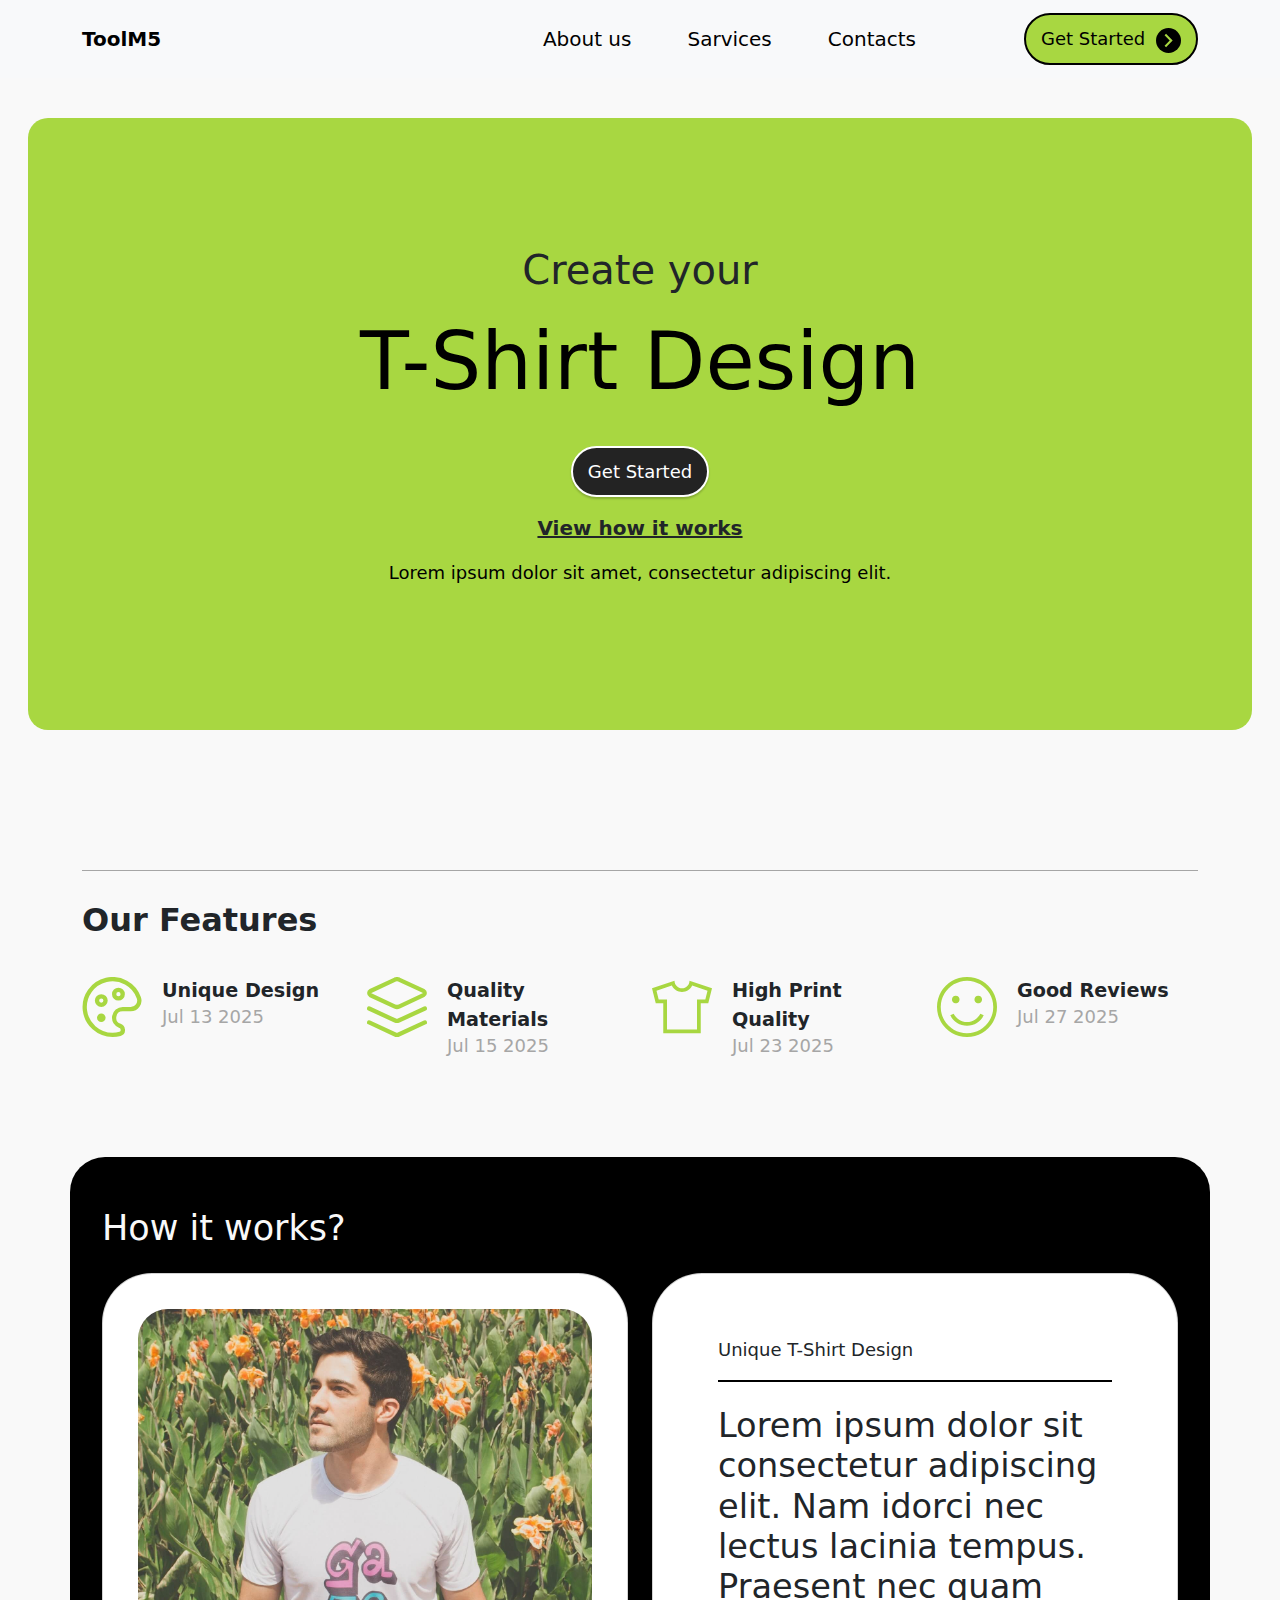
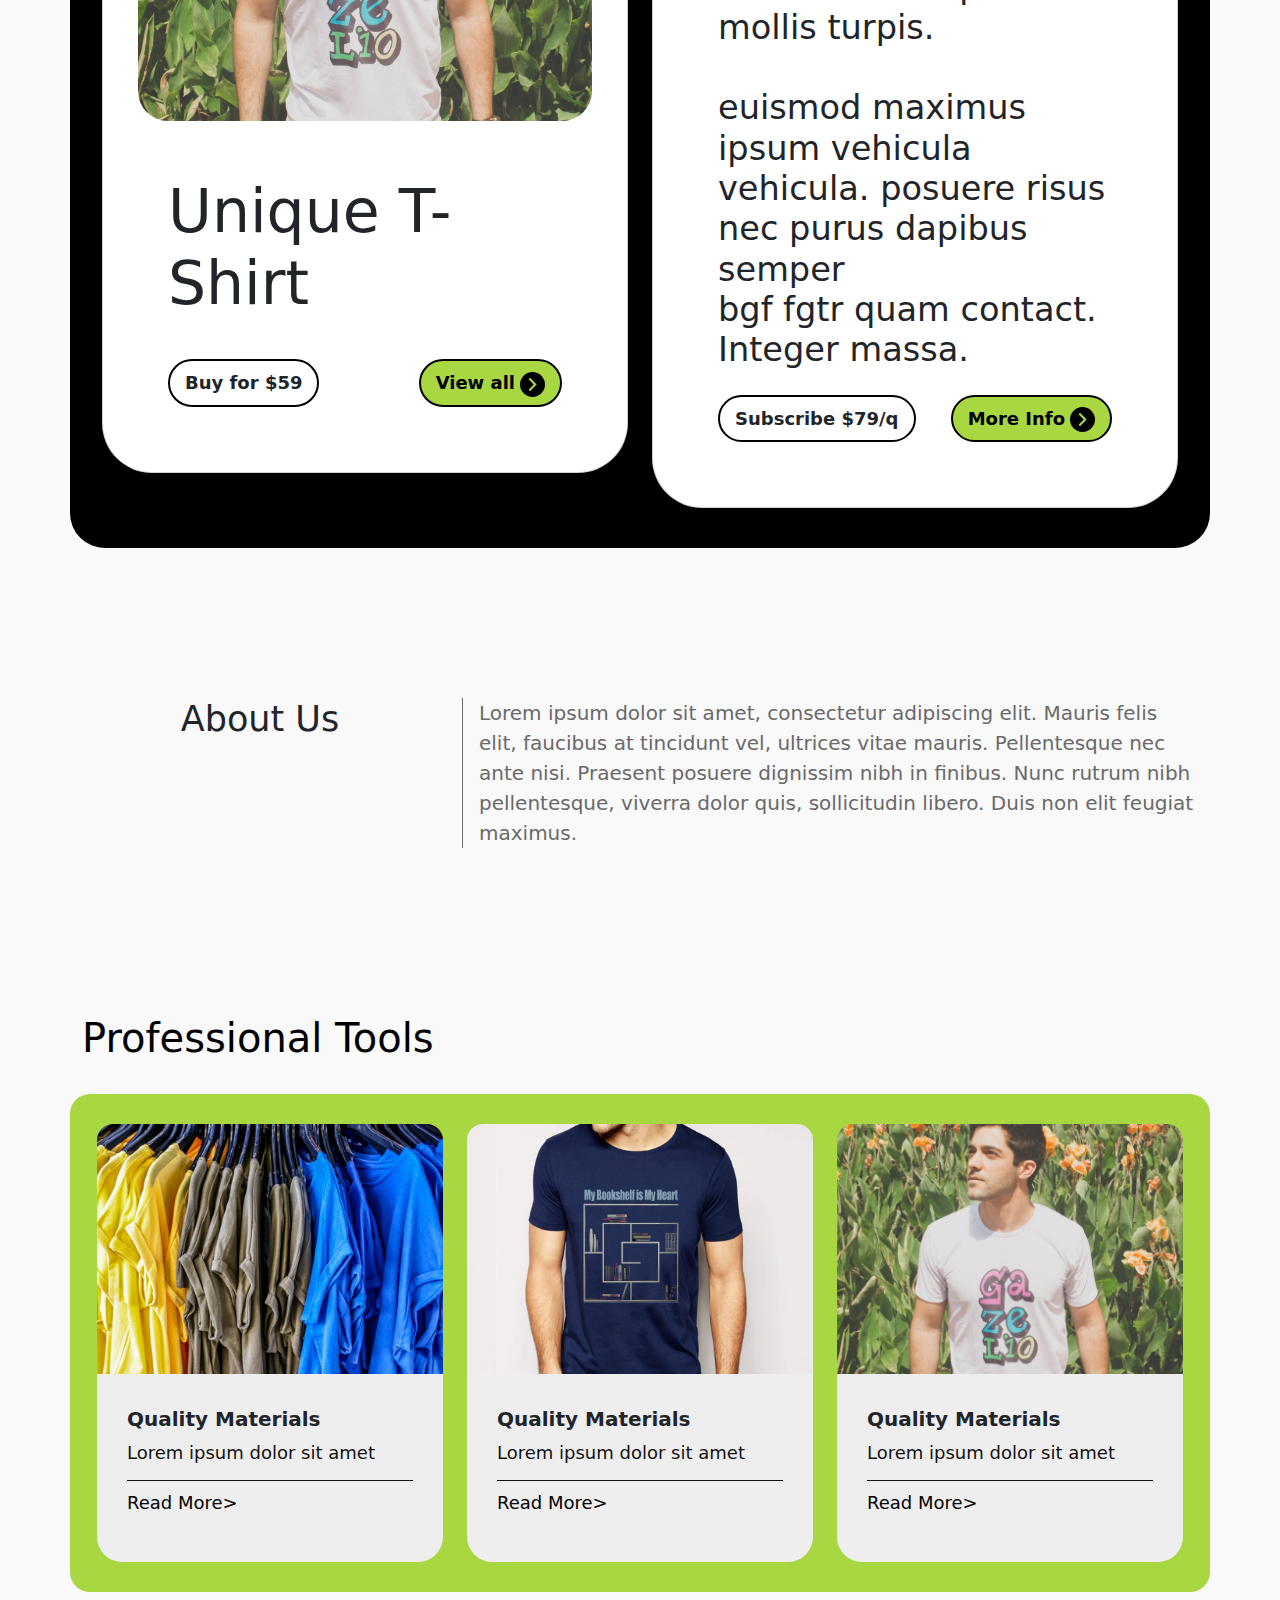
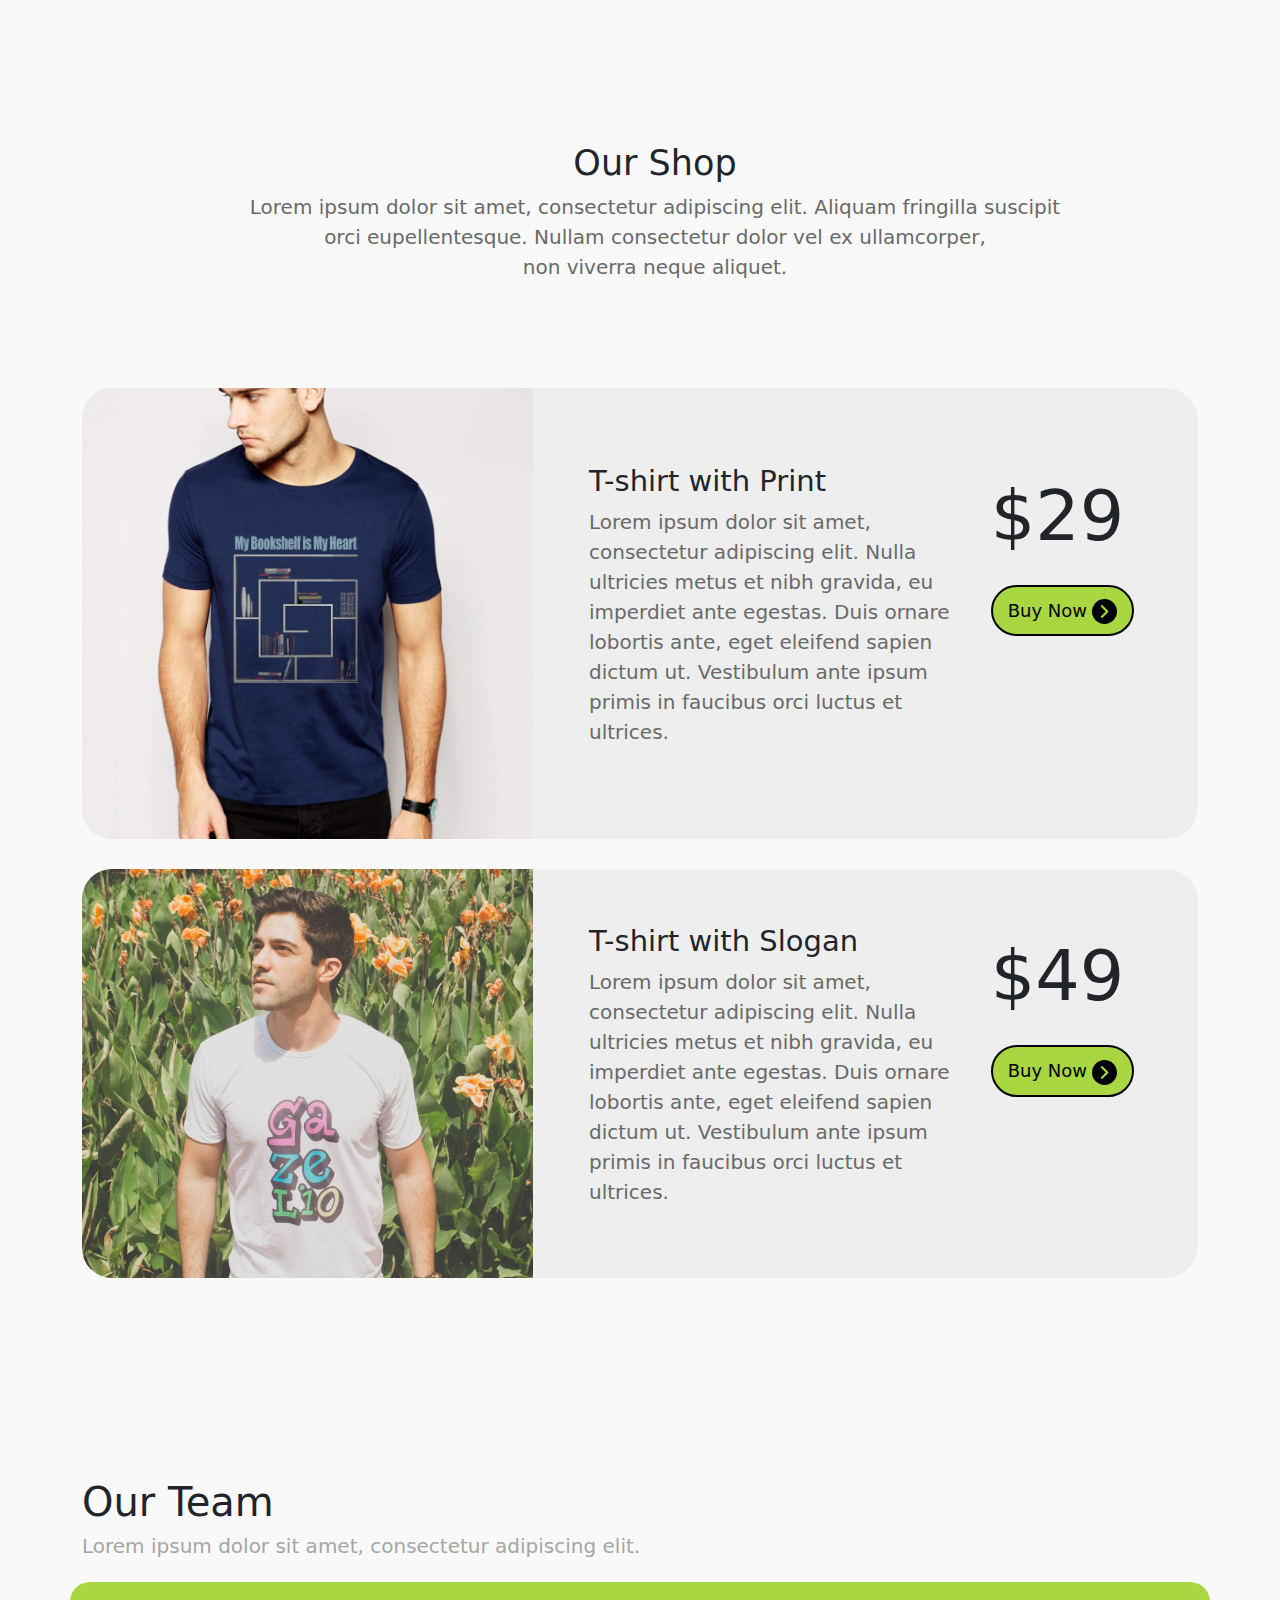
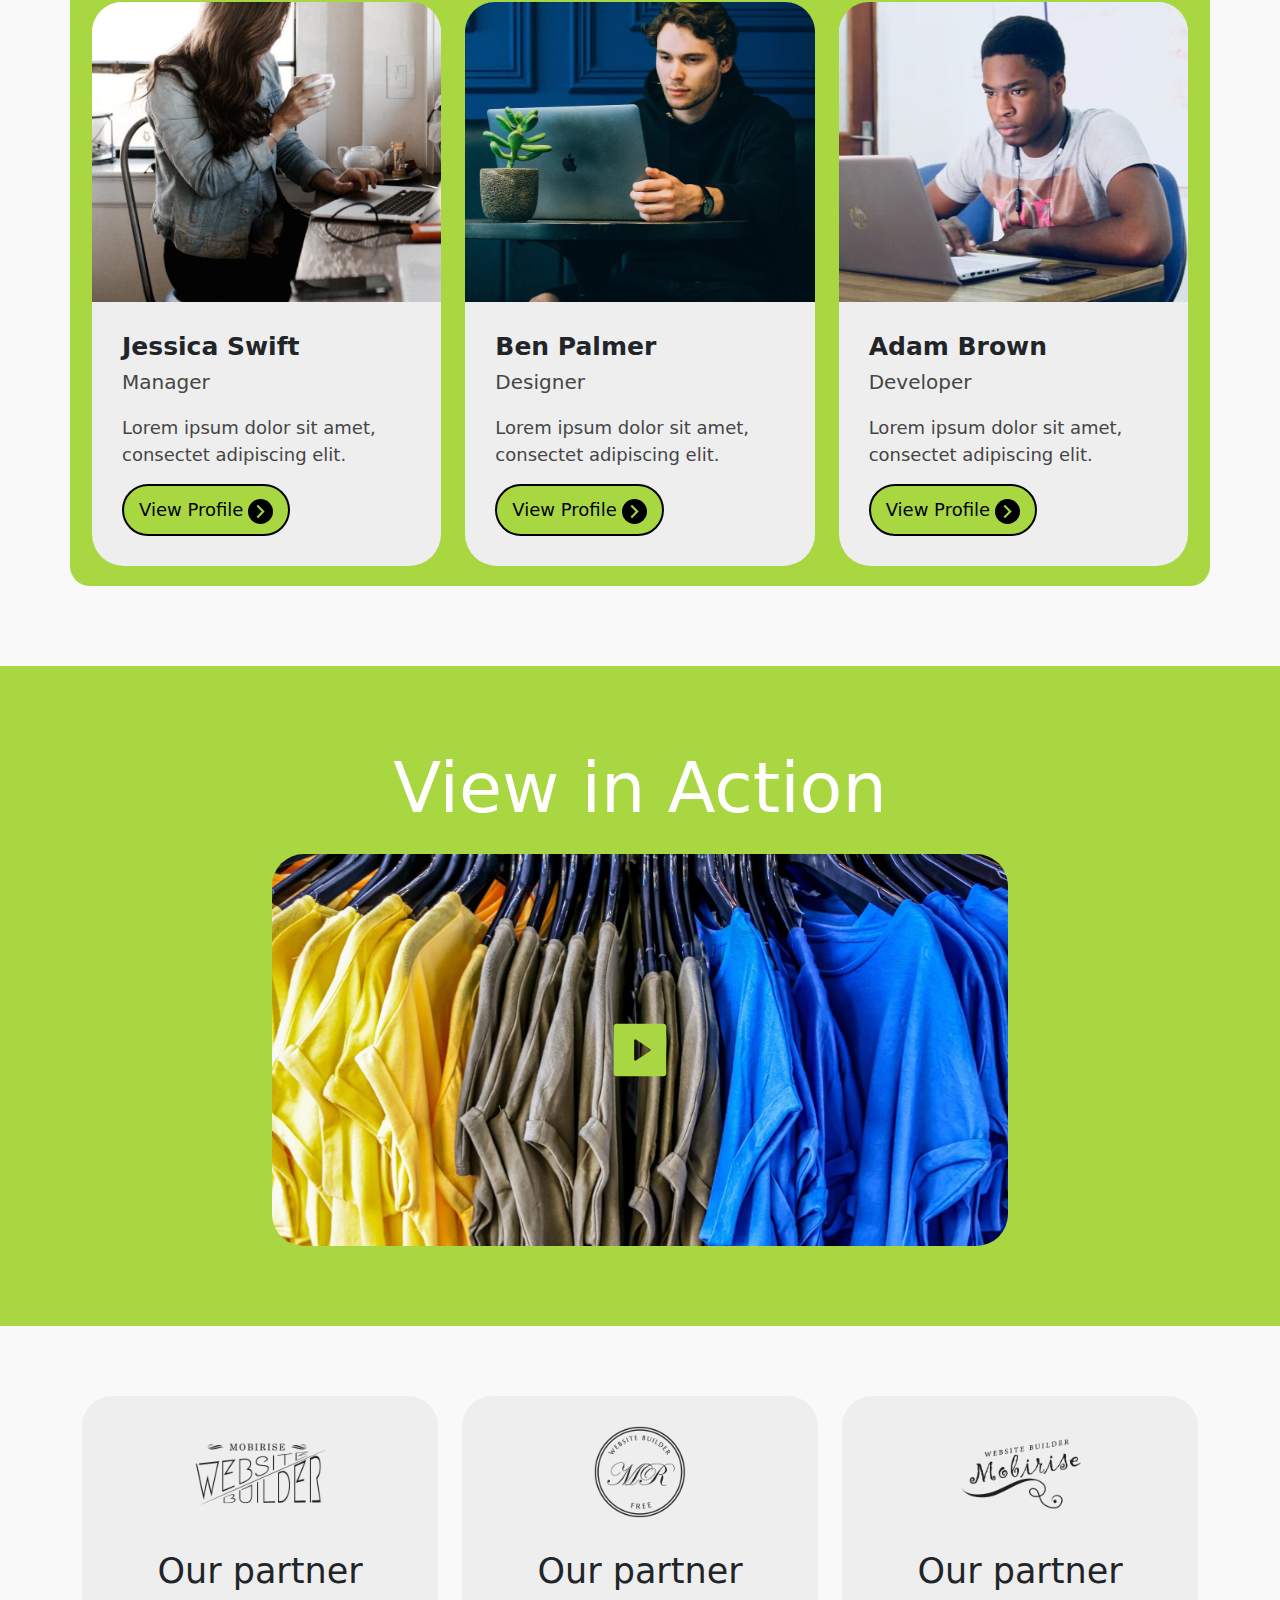
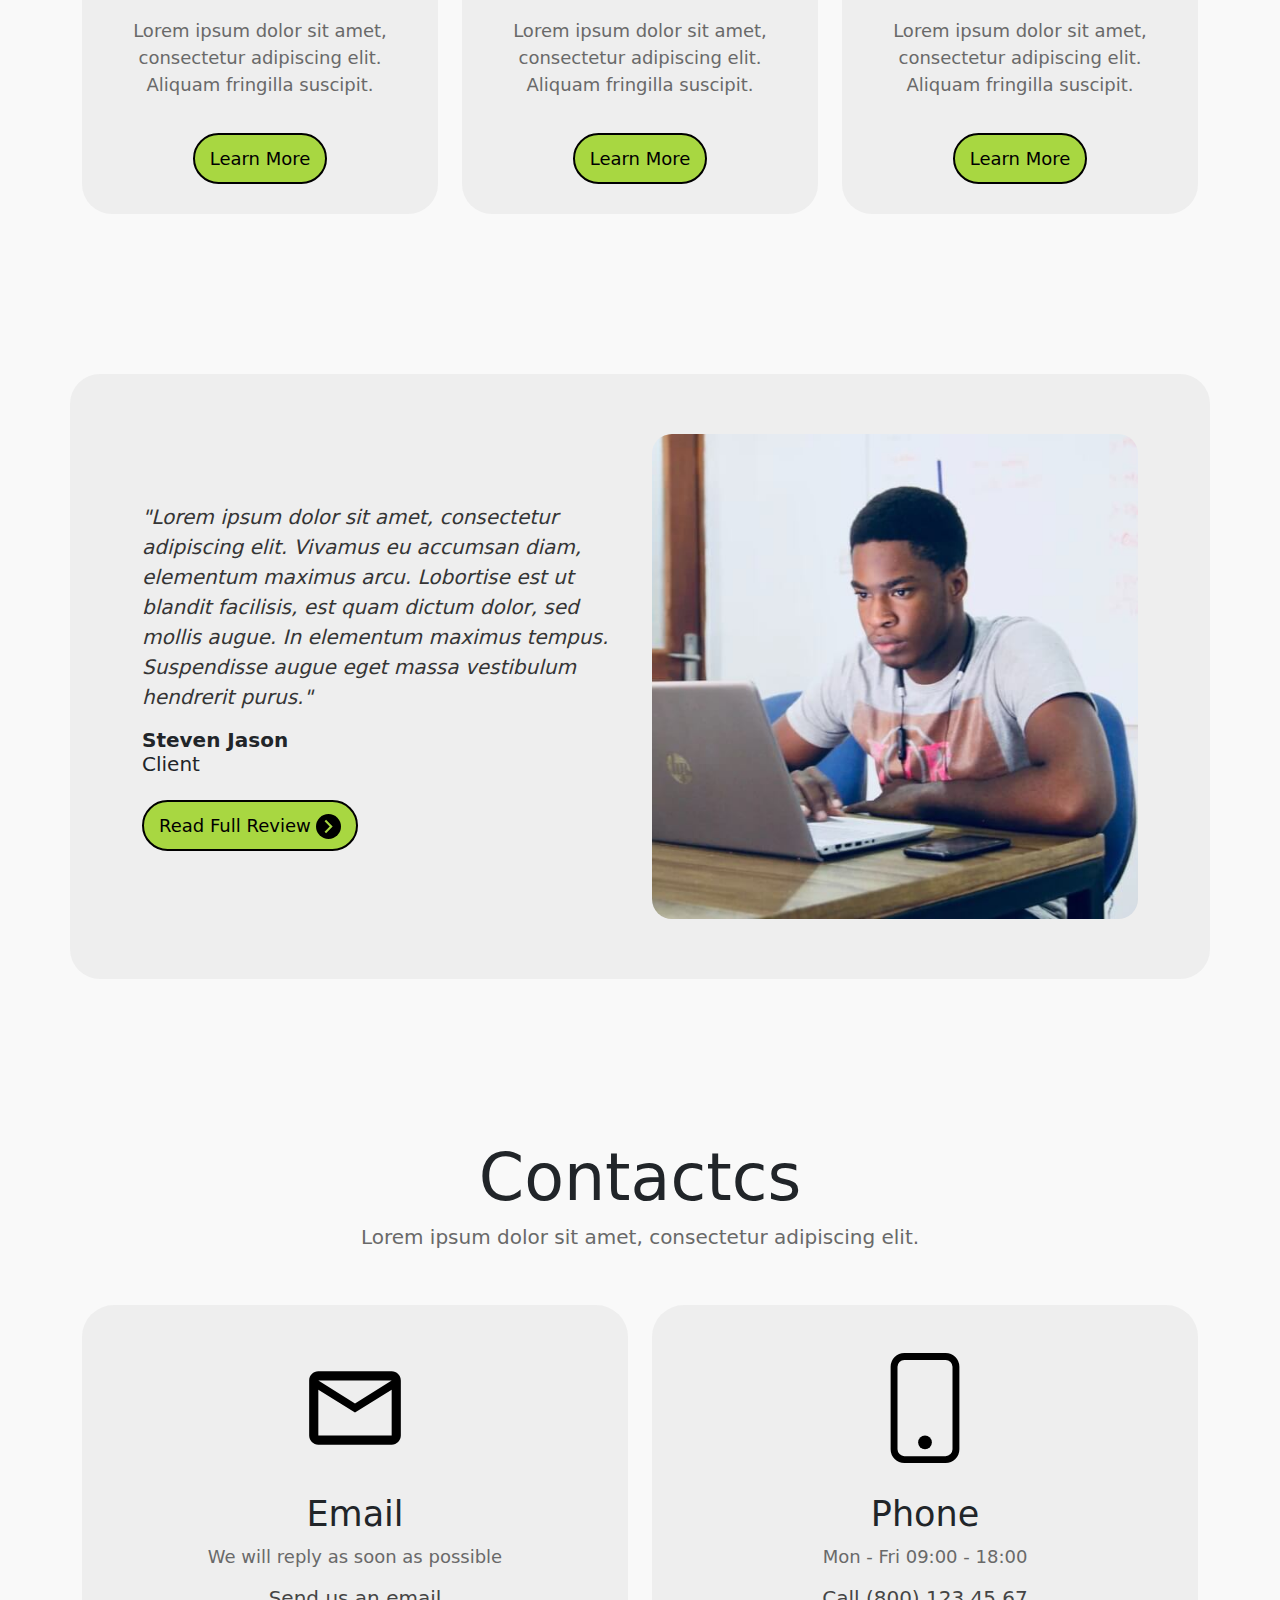
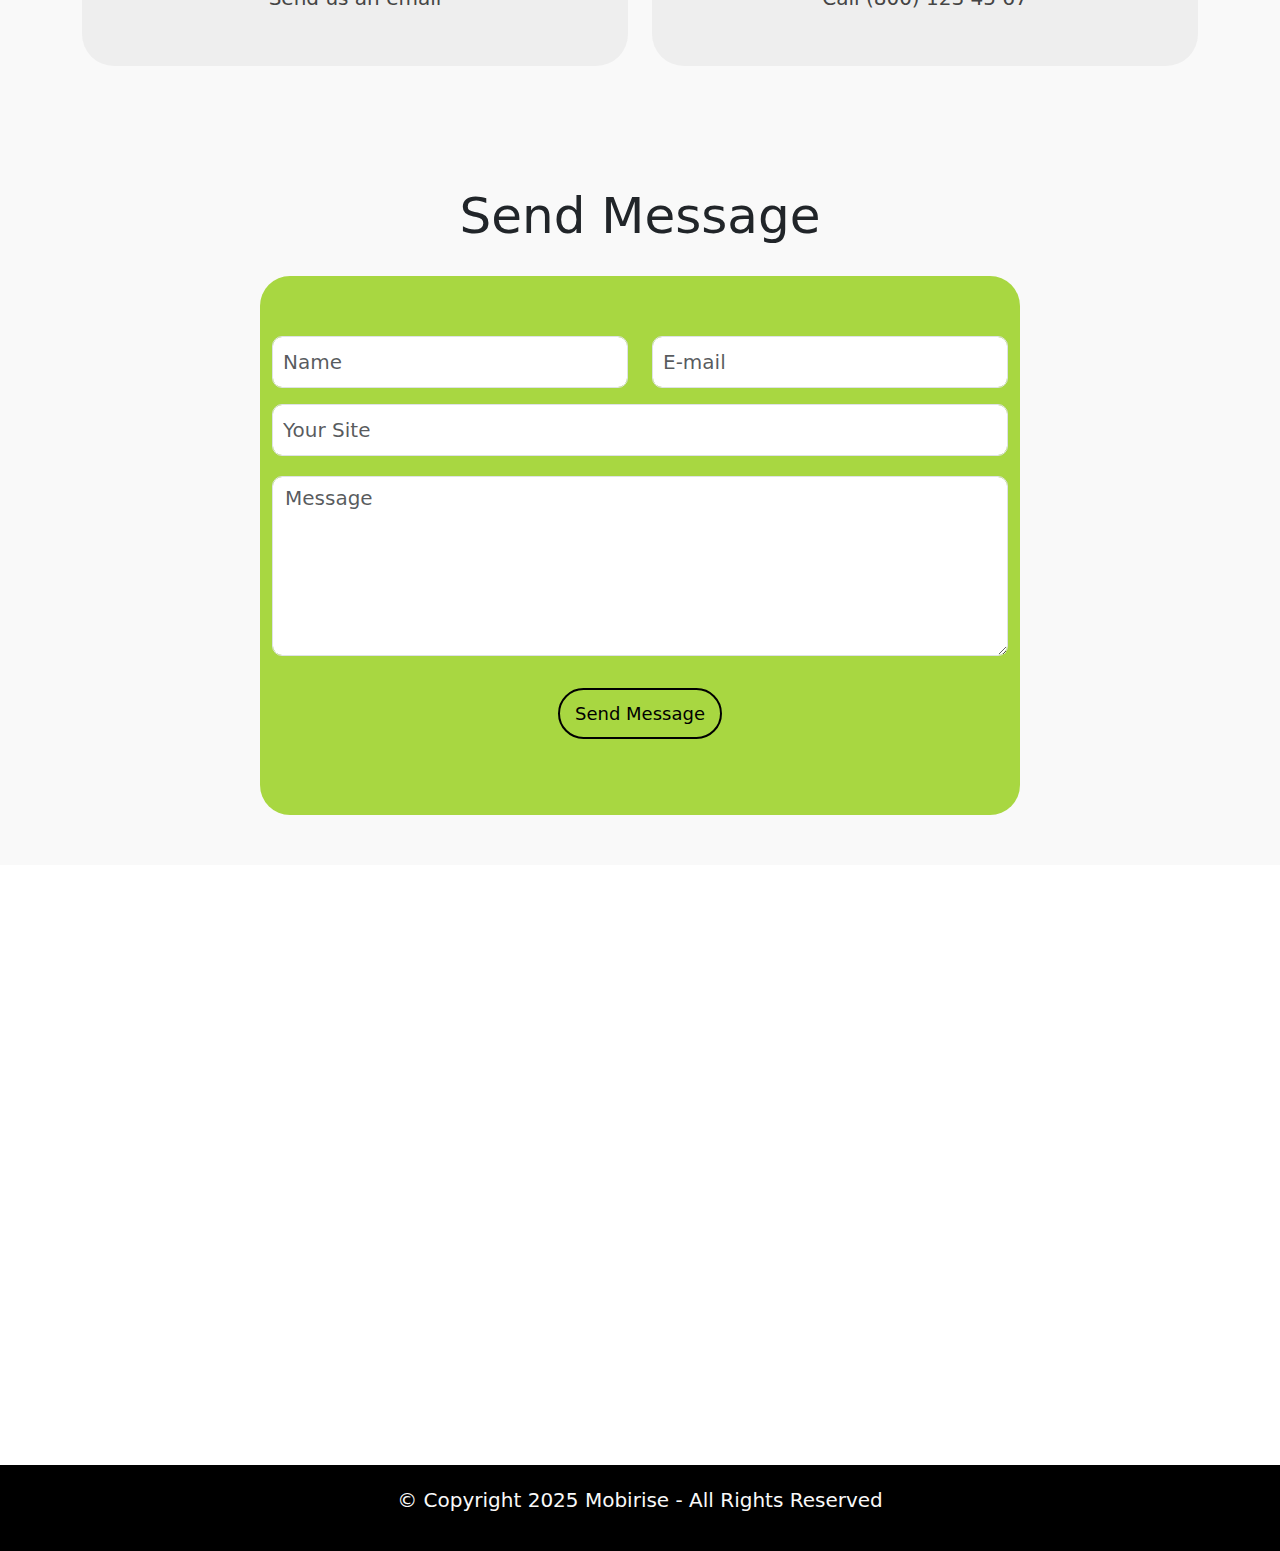
<file: index.html>
<html>

<head>
    <meta charset="UTF-8">
    <meta name="viewport" content="width=device-width, initial-scale=1.0">
    <title>
        project bootstrap
    </title>
    <link rel="stylesheet" href="assets/css/stylesheet.css">
    <link rel="stylesheet" href="assets/css/bootstrap.min.css">
    <link rel="stylesheet" href="https://cdnjs.cloudflare.com/ajax/libs/font-awesome/6.4.2/css/all.min.css"
        integrity="sha512-z3gLpd7yknf1YoNbCzqRKc4qyor8gaKU1qmn+CShxbuBusANI9QpRohGBreCFkKxLhei6S9CQXFEbbKuqLg0DA=="
        crossorigin="anonymous" referrerpolicy="no-referrer" />
</head>

<body>
    <nav class="navbar navbar-expand-lg navbar-light bg-light">
        <div class="container">
            <a class="navbar-brand" href="#">ToolM5</a>
            <button class="navbar-toggler" type="button" data-toggle="collapse" data-target="#navbarSupportedContent"
                aria-controls="navbarSupportedContent" aria-expanded="false" aria-label="Toggle navigation">
                <span class="navbar-toggler-icon"></span>
            </button>
            <div class="collapse navbar-collapse " id="navbarSupportedContent">
                <ul class="navbar-nav mr-auto ">
                    <li class="nav-item active">
                        <a class="nav-link text-black" href="#">About us</a>
                    </li>
                    <li class="nav-item">
                        <a class="nav-link text-black" href="#">Sarvices</a>
                    </li>
                    <li class="nav-item">
                        <a class="nav-link text-black " href="#">Contacts</a>
                    </li>
                </ul>
                <div class="main">
                    <i class="fa-brands fa-facebook-f"></i>
                    <i class="fa-brands fa-twitter"></i>
                    <i class="fa-brands fa-instagram"></i>
                </div>
                <div class="navbar-buttons align-right mbr-section-btn">
                    <a class="btn btn-primary display-4" href="https://mobiri.se">

                        Get Started
                        <img src="./assets/images/arrow-right-s-line (1).svg"></a>
                </div>
            </div>
        </div>
        </div>
    </nav>
    <section class="header">
        <div class="container1">
            <div class="row row-bg justify-content-center">
                <div class="col-12 col-md-12 col-lg-8">
                    <div class="text-wrapper align-left">
                        <h1 class=" text-center">Create your</h1>
                        <p class="mbr-text text-center">T-Shirt Design</p>
                        <div class="btn-hover">
                            <div class="mbr-section-btn mt-4  text-center">
                                <a class="btn btn-lg btn-black display-7">Get Started</a>
                            </div>
                        </div>
                        <p class="mbr-text2 align-left pt-3 mbr-fonts-style display-7 text-center"><strong>
                                View how it works</strong></p>
                        <p class="mbr-text3 align-left mbr-fonts-style display-7 text-center">
                            Lorem ipsum dolor sit amet, consectetur adipiscing elit.</p>
                    </div>
                </div>
            </div>
        </div>
        </div>
    </section>
    <section class="icon-card">
        <div class="container">
            <div class="row">
                <div class="col-12">
                    <div class="line">
                        <h2 class="mbr-text4"><strong>Our Features</strong></h2>
                    </div>
                </div>
                <div class="card-1 col-12 col-md-6 col-lg-3">
                    <div class="card-wrapper">
                        <div class="iconfont-wrapper">
                            <img
                                src="./assets/images/interface-edit-paint-color-colors-design-paint-painting-palette.svg">
                        </div>
                        <div class="card-box">
                            <h4 class="card-title"><strong>Unique Design</strong></h4>
                            <h5 class="card-text">Jul 13 2025</h5>
                        </div>

                    </div>
                </div>
                <div class="card-1 col-12 col-md-6 col-lg-3">
                    <div class="card-wrapper">
                        <div class="iconfont-wrapper">
                            <img src="./assets/images/interface-align-layers-1-design-layer-layers-pile-stack.svg">
                        </div>
                        <div class="card-box">
                            <h4 class="card-title"><strong>Quality Materials</strong></h4>
                            <h5 class="card-text">Jul 15 2025</h5>
                        </div>

                    </div>
                </div>
                <div class="card-1 col-12 col-md-6 col-lg-3">
                    <div class="card-wrapper">
                        <div class="iconfont-wrapper">
                            <img src="./assets/images/shirt.svg">
                        </div>
                        <div class="card-box">
                            <h4 class="card-title"><strong>High Print Quality</strong></h4>
                            <h5 class="card-text">Jul 23 2025</h5>
                        </div>

                    </div>
                </div>
                <div class="card-1 col-12 col-md-6 col-lg-3">
                    <div class="card-wrapper">
                        <div class="iconfont-wrapper">
                            <img src="./assets/images/emoji-2.svg">
                        </div>
                        <div class="card-box">
                            <h4 class="card-title"><strong>Good Reviews</strong></h4>
                            <h5 class="card-text">Jul 27 2025</h5>
                        </div>

                    </div>
                </div>
            </div>
        </div>
    </section>
    <section class="big-card2">
        <div class="container">
            <div class="row row-card  justify-content-center">
                <div class="top-heading col-12 ">
                    <h4 class="mbr-section-title">How it works?</h4>
                </div>
                <div class="col-md-12 col-lg-6">
                    <div class="card item-card">
                        <div class="item-img">
                            <img src="./assets/images/t-shirt.jpg" alt="">
                        </div>
                        <div class="item-content">
                            <h5 class="item-title align-left mt-4 mb-3">Unique T-Shirt</h5>
                            <div class="mbr-title-btn pt-4 mb-0 align-right">
                                <a href="" class="btn btn-outline-dark">Buy for $59</a>
                                <a href="" class="btn btn-primary ">View all<img
                                        src="./assets/images/arrow-right-s-line (1).svg"></a>
                            </div>
                        </div>
                    </div>
                </div>
                <div class="col-md-12 col-lg-6">
                    <div class="card item-card">
                        <div class="item-content">
                            <h5 class="item-title title-border align-left mb-4 ">Unique T-Shirt Design</h5>

                            <p class="mbr-text6 align-left mt-4 mb-0 ">Lorem ipsum dolor sit consectetur adipiscing
                                elit.
                                Nam idorci
                                nec lectus lacinia tempus. Praesent nec quam mollis turpis. <br><br>euismod maximus
                                ipsum
                                vehicula
                                vehicula. posuere risus nec purus dapibus semper<br>bgf fgtr quam contact.
                                Integer massa.</p>
                            <div class="mbr-title-btn pt-4  align-right"><a href=""
                                    class="btn btn-outline-dark">Subscribe
                                    $79/q</a>
                                <a href="" class="btn item-btn btn-primary ">More
                                    Info<img src="./assets/images/arrow-right-s-line (1).svg"></a>
                            </div>
                        </div>
                    </div>
                </div>

            </div>
        </div>
    </section>
    <section class="paragraph">
        <div class="container">
            <div class="row justify-content-center">
                <div class="col-12 col-md">
                    <h5 class="mbr-para-title ">About Us</h5>
                </div>
                <div class="col-md-12 col-lg-8">
                    <p class="mbr-text7">Lorem
                        ipsum dolor sit amet, consectetur adipiscing elit. Mauris felis elit, faucibus at tincidunt vel,
                        ultrices vitae mauris. Pellentesque nec ante nisi. Praesent posuere dignissim nibh in finibus.
                        Nunc
                        rutrum nibh pellentesque, viverra dolor quis, sollicitudin libero. Duis non elit feugiat
                        maximus.
                    </p>
                </div>
            </div>
        </div>
    </section>
    <section class=" big-card-3">


        <div class="container">
            <div class="mbr-section-head pb-4">
                <h4 class="mbr-card-title">Professional Tools</h4>

            </div>
            <div class="row row-card3 justify-content-center">
                <div class="сol-12 col-md-6 col-lg-4 ">
                    <div class="item-card3">
                        <div class="img-card">
                            <img src="./assets/images/shirt.jpg" alt="">
                        </div>
                        <div class="item-content">
                            <h6 class="item-subtitle"><strong>Quality Materials</strong></h6>
                            <h5 class="item-title2 ">Lorem ipsum dolor sit amet</h5>
                            <p class="more"><a href="#" class="text-black">Read More&gt;</a></p>
                        </div>
                    </div>

                </div>
                <div class="сol-12 col-md-6 col-lg-4 ">
                    <div class="item-card3">
                        <div class="img-card">
                            <img src="./assets/images/black-shirt.jpg" alt="">
                        </div>
                        <div class="item-content">
                            <h6 class="item-subtitle"><strong>Quality Materials</strong></h6>
                            <h5 class="item-title2 ">Lorem ipsum dolor sit amet</h5>
                            <p class="more"><a href="#" class="text-black">Read More&gt;</a></p>
                        </div>
                    </div>
                </div>
                <div class="сol-12 col-md-6 col-lg-4 ">
                    <div class="item-card3">
                        <div class="img-card">
                            <img src="./assets/images/white shirt.jpg" alt="">
                        </div>
                        <div class="item-content">
                            <h6 class="item-subtitle"><strong>Quality Materials</strong></h6>
                            <h5 class="item-title2 ">Lorem ipsum dolor sit amet</h5>
                            <p class="more"><a href="#" class="text-black">Read More&gt;</a></p>
                        </div>
                    </div>
                </div>
            </div>
        </div>
        </div>
    </section>
    <section class="shop-section">
        <div class="container">
            <div class="row justify-content-center">
                <div class="col-md-12 col-lg-9">
                    <h4 class="mbr-shop-subtitle ">
                        Our Shop</h4>
                    <p class="mbr-text8">
                        Lorem ipsum dolor sit amet, consectetur adipiscing elit. Aliquam fringilla suscipit orci
                        eupellentesque.
                        Nullam consectetur dolor vel ex ullamcorper,<br> non viverra neque aliquet.</p>
                </div>
            </div>
        </div>
    </section>
    <section class="big-card-img">
        <div class="container">
            <div class="card-2">
                <div class="card-wrapper1">
                    <div class="row align-items-center">
                        <div class="col-12 col-md-5">
                            <div class="image-wrapper">
                                <img src="./assets/images/black-shirt.jpg" alt="Mobirise">
                            </div>
                        </div>
                        <div class="col-12 col-md">
                            <div class="card-box1">
                                <div class="row">
                                    <div class="col-md">
                                        <h6 class="card-title-p">T-shirt with Print</h6>
                                        <p class="text-para">
                                            Lorem ipsum dolor sit amet, consectetur adipiscing elit. Nulla ultricies
                                            metus
                                            et nibh gravida, eu imperdiet ante egestas. Duis ornare lobortis ante, eget
                                            eleifend sapien dictum ut. Vestibulum ante ipsum primis in faucibus orci
                                            luctus
                                            et ultrices.</p>
                                    </div>
                                    <div class="col-md-auto">
                                        <p class="price">$29</p>
                                        <div class="mbr-section-btn"><a href="https://mobiri.se"
                                                class="btn btn-primary">
                                                Buy Now<img src="./assets/images/arrow-right-s-line (1).svg">
                                            </a></div>
                                    </div>
                                    <div></div>
                                </div>
                            </div>
                        </div>

                    </div>
                </div>
            </div>
            <div class="card-2">
                <div class="card-wrapper1">
                    <div class="row align-items-center">
                        <div class="col-12 col-md-5">
                            <div class="image-wrapper">
                                <img src="./assets/images/white shirt.jpg" alt="Mobirise">
                            </div>
                        </div>
                        <div class="col-12 col-md">
                            <div class="card-box1">
                                <div class="row">
                                    <div class="col-md">
                                        <h6 class="card-title-p">T-shirt with Slogan</h6>
                                        <p class="text-para">
                                            Lorem ipsum dolor sit amet, consectetur adipiscing elit. Nulla ultricies
                                            metus
                                            et nibh gravida, eu imperdiet ante egestas. Duis ornare lobortis ante, eget
                                            eleifend sapien dictum ut. Vestibulum ante ipsum primis in faucibus orci
                                            luctus
                                            et ultrices.</p>
                                    </div>
                                    <div class="col-md-auto">
                                        <p class="price">$49</p>
                                        <div class="mbr-section-btn"><a href="https://mobiri.se"
                                                class="btn btn-primary">
                                                Buy Now<img src="./assets/images/arrow-right-s-line (1).svg">
                                            </a></div>
                                    </div>
                                    <div>
                                    </div>
                                </div>
                            </div>
                        </div>

                    </div>
                </div>
            </div>
    </section>
    <section class="card-container">
        <div class="container">
            <div class="mbr-section-head">
                <h4>
                    Our Team</h4>
                <h5>Lorem ipsum dolor sit amet, consectetur
                    adipiscing elit.</h5>
            </div>
            <div class="row row-big mt-4">
                <div class="сol-12 col-md-6 col-lg-4">
                    <div class="item-wrapper-card">
                        <div class="card-img">
                            <img src="./assets/images/team1.jpg">
                        </div>
                        <div class="item-content2">
                            <h5><strong>Jessica Swift</strong></h5>
                            <h6> Manager</h6>
                            <p>Lorem ipsum dolor sit amet, consectet
                                adipiscing elit.</p>

                            <div class="mbr-section-btn item-footer mt-2">
                                <a href="" class="btn btn-primary">
                                    View Profile<img src="./assets/images/arrow-right-s-line (1).svg"></a>
                            </div>
                        </div>
                    </div>
                </div>
                <div class="сol-12 col-md-6 col-lg-4">
                    <div class="item-wrapper-card">
                        <div class="card-img">
                            <img src="./assets/images/team2.jpg">
                        </div>
                        <div class="item-content2">
                            <h5><strong>Ben Palmer</strong></h5>
                            <h6> Designer</h6>
                            <p>Lorem ipsum dolor sit amet, consectet
                                adipiscing elit.</p>

                            <div class="mbr-section-btn item-footer mt-2">
                                <a href="" class="btn btn-primary">
                                    View Profile<img src="./assets/images/arrow-right-s-line (1).svg"></a>
                            </div>
                        </div>
                    </div>
                </div>
                <div class="сol-12 col-md-6 col-lg-4">
                    <div class="item-wrapper-card">
                        <div class="card-img">
                            <img src="./assets/images/team3.jpg">
                        </div>
                        <div class="item-content2">
                            <h5><strong>Adam Brown</strong></h5>
                            <h6>Developer</h6>
                            <p>Lorem ipsum dolor sit amet, consectet
                                adipiscing elit.</p>

                            <div class="mbr-section-btn item-footer mt-2">
                                <a href="" class="btn btn-primary">
                                    View Profile<img src="./assets/images/arrow-right-s-line (1).svg"></a>
                            </div>
                        </div>
                    </div>
                </div>
            </div>
        </div>
    </section>
    <section class="big-imge-card">
        <div class="align-center container">
            <h4 class="imge-heading"> View in Action</h4>
            <div class="row justify-content-center mt-4">
                <div class="col-12 col-lg-8">
                    <div class="big-imge">
                        <img src="./assets/images/mbr-2.jpeg" alt="Mobirise">
                        <div class="icon-wrap">
                            <img src="./assets/images/video-fill.svg"></a>
                        </div>
                    </div>
                </div>
            </div>
        </div>
    </section>
    <section class="icon-img">
        <div class="container">
            <div class="row justify-content-center">
                <div class="card col-12 col-md-6 col-lg-4">
                    <div class="card-wrapper-3">
                        <div class="img-card-3">
                            <img src="./assets/images/1.png" alt="Mobirise">
                        </div>
                        <div class="card-box2 align-center">
                            <h5> Our partner</h5>
                            <p>
                                Lorem ipsum dolor sit amet, consectetur adipiscing elit. Aliquam fringilla suscipit.</p>
                            <div class="mbr-section-btn mt-3"><a class="btn btn-primary" href="https://mobiri.se">Learn
                                    More</a></div>
                        </div>
                    </div>
                </div>
                <div class="card col-12 col-md-6 col-lg-4">
                    <div class="card-wrapper-3">
                        <div class="img-card-3">
                            <img src="./assets/images/2.png" alt="Mobirise">
                        </div>
                        <div class="card-box2 align-center">
                            <h5> Our partner</h5>
                            <p>
                                Lorem ipsum dolor sit amet, consectetur adipiscing elit. Aliquam fringilla suscipit.</p>
                            <div class="mbr-section-btn mt-3"><a class="btn btn-primary" href="https://mobiri.se">Learn
                                    More</a></div>
                        </div>
                    </div>
                </div>
                <div class="card col-12 col-md-6 col-lg-4">
                    <div class="card-wrapper-3">
                        <div class="img-card-3">
                            <img src="./assets/images/3.png" alt="Mobirise">
                        </div>
                        <div class="card-box2 align-center">
                            <h5> Our partner</h5>
                            <p>
                                Lorem ipsum dolor sit amet, consectetur adipiscing elit. Aliquam fringilla suscipit.</p>
                            <div class="mbr-section-btn mt-3"><a class="btn btn-primary" href="https://mobiri.se">Learn
                                    More</a></div>
                        </div>
                    </div>
                </div>
            </div>
        </div>
    </section>
    <section class="card-imge-1">
        <div class="container">
            <div class="row row-bg-imge justify-content-center">
                <div class="col-12 md-pb col-md-12 col-lg-6">
                    <div class="text-imge">
                        <p><em>"Lorem ipsum dolor sit amet, consectetur
                                adipiscing elit.
                                Vivamus eu accumsan diam, elementum maximus arcu. Lobortise est ut blandit facilisis,
                                est
                                quam dictum dolor, sed mollis augue. In elementum maximus tempus. Suspendisse augue eget
                                massa vestibulum hendrerit purus."</em><br></p>
                        <h2><strong>Steven Jason</strong><br>Client</h2>
                        <div class="mbr-section-btn mt-4"><a class="btn btn-primary">Read Full
                                Review<img src="./assets/images/arrow-right-s-line (1).svg"></a></div>
                    </div>
                </div>
                <div class="col-12 col-md-12 col-lg-6 image-1">
                    <img src="assets/images/team3.jpg" alt="Mobirise">
                </div>
            </div>
        </div>
    </section>
    <section class="icon-card-2">
        <div class="container">
            <div class="mbr-icon-head pb-4">
                <h3>Contactcs </h3>
                <h4>Lorem ipsum dolor sit amet, consectetur
                    adipiscing elit.</h4>
            </div>
            <div class="row justify-content-center mt-4">
                <div class="card col-12 col-lg-6">
                    <div class="card-icon">
                        <div class="card-box3 align-center">
                            <div class="image-icon">
                                <img src="./assets/images/envelope-outline.svg">
                            </div>
                            <h4>
                                Email
                            </h4>
                            <p>
                                We will reply as soon as possible</p>
                            <h5>Send us an
                                email</a>
                            </h5>
                        </div>
                    </div>
                </div>
                <div class="card col-12 col-lg-6">
                    <div class="card-icon">
                        <div class="card-box3 align-center">
                            <div class="image-icon">
                                <img src="./assets/images/phone.svg">
                            </div>
                            <h4>
                                Phone
                            </h4>
                            <p>
                                Mon - Fri 09:00 - 18:00</p>
                            <h5>
                                Call (800) 123 45 67
                            </h5>
                        </div>
                    </div>
                </div>
            </div>
        </div>
    </section>
    <section class="form-section">
        <div class="container">
            <div class="mbr-form-head">
                <h3>Send Message</h3>
            </div>
            <div class="row justify-content-center mt-4">
                <div class="col-lg-8 mx-auto form-box">
                    <!--Formbuilder Form-->
                    <form>
                        <div class="row"></div>
                        <div class="dragArea row">
                            <div class="col-md col-sm-12 form-group mb-3" data-for="name">
                                <input type="text" name="name" placeholder="Name" data-form-field="name"
                                    class="form-control display-7">
                            </div>
                            <div class="col-md col-sm-12 form-group mb-3" data-for="email">
                                <input type="email" name="email" placeholder="E-mail" data-form-field="email"
                                    class="form-control display-7">
                            </div>
                            <div data-for="url" class="col-12 form-group mb-3">
                                <input type="url" name="url" placeholder="Your Site" data-form-field="url"
                                    class="form-control display-7">
                            </div>
                            <div data-for="textarea" class="col-12 form-group mb-3">
                                <div class="form-text">
                                    <textarea name="textarea" placeholder="Message" data-form-field="textarea"
                                        class="form-control display-7 text-form"></textarea>
                                </div>
                            </div>
                            <div class="col-lg-12 col-md-12 col-sm-12 align-center mbr-section-btn">
                                <div class="mbr-section-btn mt-3">
                                    <a class="btn btn-primary" href="https://mobiri.se">Send Message</a>
                                </div>
                            </div>
                        </div>
                    </form>
                    <!--Formbuilder Form-->
                </div>
            </div>
        </div>
    </section>
    <div class="google-map">
        <iframe src="https://www.google.com/maps/d/embed?mid=10UWiXaI2-LObzSQz5qglq_Znnao&hl=en&ehbc=2E312F"></iframe>
    </div>
    <section class="footer">
        <p>© Copyright 2025 Mobirise - All Rights Reserved</p>
    </section>
</body>
</html>
</file>
<file: assets/css/stylesheet.css>
body {
  margin: 0;
  padding: 0;
}

.main {
  padding: 4.8px 16px 0px;
}

.main .fa-brands {
  color: #000000;
  font-size: 24px;
  padding: 8px;
}

.navbar-collapse {
  justify-content: flex-end;
}

.navbar-nav li {
  padding: 8px 20px;
  font-size: 20px;
  font-weight: 500;
}

.navbar-brand {
  font-weight: 700;
  font-size: 30px;
}

.btn-primary {
  background-color: #a8d741 !important;
  border-color: #000000 !important;
  color: #000000 !important;
  transition: transform 0.4s;
}
.btn-primary:hover {
  transform: rotate(4deg) scale(1.08);
  background-color: #ffffff !important;
  box-shadow: 0 27px 30px -20px #000000 !important;
}

.mbr-section-btn a.btn:not(.btn-form) {
  border-radius: 100px;
  font-weight: 500;
  padding: 10px 15px;
  font-size: 18px;
  border: 2.5px solid #000000;
}

.btn-primary img {
  width: 25px;
  background-color: #000000;
  color: #a8d741;
  border-radius: 100%;
  font-size: 25px;
  margin-left: 5px;
}

.header {
  background-color: #f9f9f9;
}

.container1 {
  padding: 40px 40px;
}

.row-bg {
  background-color: #a8d741;
  border-radius: 20px;
  padding: 128px 48px;
}

.mbr-text {
  color: #000000;
  font-weight: 400;
  font-size: 80px;
}

.btn-black {
  background-color: #232323 !important;
  border-color: #ffffff !important;
  color: #ffffff !important;
  box-shadow: 0 2px 2px 0 rgba(0, 0, 0, 0.2);
  padding: 8px 35px;
  transition: transform 0.4s;
}
.btn-black:hover {
  transform: rotate(4deg) scale(1.05);
  background-color: #f9f9f9 !important;
  color: #000000 !important;
  box-shadow: 0 27px 30px -20px #000000 !important;
}

.mbr-text2 {
  text-decoration: underline;
  font-size: 20px;
}

.mbr-text3 {
  color: #000000;
  font-size: 18px;
}

.btn-black:hover {
  background-color: #ffffff;
  color: #000000;
}

.icon-card {
  background-color: #f9f9f9;
  padding-bottom: 60px;
}

.line {
  padding-top: 100px;
}

.mbr-text4 {
  border-top: 1px solid #a6a6a6;
  padding: 30px 0px;
}

.card-1 {
  background-color: transparent;
  border: none;
}

.col-lg-3 {
  width: 25%;
}

.card-wrapper {
  display: flex;
}

.iconfont-wrapper img {
  width: 80px;
  padding-right: 20px;
}

.card-title {
  font-size: 1.2rem;
  line-height: 1.5;
}

.card-text {
  color: #a6a6a6;
  font-size: 18px;
}

.big-card2 {
  background-color: #f9f9f9;
  padding-bottom: 60px;
  padding-top: 40px;
}

.row-card {
  background-color: #000000;
  padding: 40px 20px;
  margin: 0;
  border-radius: 35px;
}

.top-heading {
  padding: 10px 16px 16px 20px;
}

.mbr-section-title {
  color: #f9f9f9;
  font-size: 35px;
  font-weight: 400;
}

.card.item-card {
  border-radius: 50px;
  padding: 35px;
  min-height: 800px;
  transition: transform 0.4s;
}
.card.item-card:hover {
  transform: rotate(-2deg) scale(1.05);
  box-shadow: 0 50px 50px -25px rgba(0, 0, 0, 0.3);
}

.item-img img {
  width: 100%;
  height: 100%;
  object-fit: cover;
  border-radius: 30px;
}

.item-title {
  font-weight: 400;
  font-size: 60px;
}

.mbr-title-btn {
  justify-content: space-between;
  display: flex;
}

.btn-outline-dark {
  transition: transform 0.4s;
}
.btn-outline-dark:hover {
  transform: rotate(5deg) scale(1.08);
  background-color: #a8d741 !important;
  color: #000000 !important;
  box-shadow: 0 27px 30px -20px #000000 !important;
}

.mbr-title-btn a.btn:not(.btn-form) {
  border-radius: 100px;
  padding: 8px 15px;
  font-size: 18px;
  font-weight: 600;
  border: 2.5px solid #000000;
}

.mb-4 {
  font-size: 18px;
  border-bottom: 2px solid #000000;
  padding-bottom: 20px;
}

.mbr-text6 {
  font-size: 2.1rem;
  line-height: 1.2;
}

.paragraph {
  background-color: #f9f9f9;
  padding: 90px 0px;
}

.container {
  max-width: 1000px;
}

.mbr-para-title {
  font-size: 35px;
  font-weight: 400;
  text-align: center;
}

.mbr-text7 {
  font-size: 20px;
  border-left: 1px solid currentColor;
  padding-left: 1rem;
  color: #696969;
}

.big-card-3 {
  background-color: #f9f9f9;
  padding: 60px 0px;
}

.row-card3 {
  background-color: #a8d741;
  border-radius: 20px;
  padding: 30px 15px;
}

.mbr-card-title {
  color: #000000;
  font-size: 35px;
  font-weight: 4;
}

.item-card3 {
  background: #eeeeee;
  border-radius: 25px;
  display: flex;
  flex-flow: column nowrap;
  transition: transform 0.3s;
}

.item-card3:hover {
  transform: rotate(-2deg) scale(1.03);
  box-shadow: 0 50px 50px -25px rgba(0, 0, 0, 0.3);
}

.item-content {
  padding: 30px;
}

.img-card img {
  width: 100%;
  height: 250px;
  object-fit: cover;
  border-top-left-radius: 1rem;
  border-top-right-radius: 1rem;
}

.item-subtitle {
  font-size: 20px;
  line-height: 1.5;
}

.item-title2 {
  border-bottom: 1px solid currentColor;
  color: #121212;
  padding-bottom: 1rem;
  font-size: 18px;
}

.more {
  font-size: 18px;
  font-weight: 400;
  line-height: 1.5;
  transition: transform 0.4s;
}

.more a {
  text-decoration: none;
}

.more:hover {
  text-decoration: underline;
}

.shop-section {
  background-color: #f9f9f9;
  padding: 90px 0px 0px 30px;
}

.mbr-shop-subtitle {
  font-size: 35px;
  text-align: center;
  font-weight: 400;
}

.mbr-text8 {
  font-size: 20px;
  text-align: center;
  color: #696969;
}

.big-card-img {
  padding: 90px 0px;
  background-color: #f9f9f9;
}

.card-2 {
  background-color: transparent;
  border: none;
  margin-bottom: 30px;
}

.card-wrapper1 {
  border-radius: 2rem;
  background-color: #eeeeee;
  transition: all 0.3s;
}
.card-wrapper1:hover {
  transform: rotate(-3deg) scale(1);
  box-shadow: 0 50px 50px -25px rgba(0, 0, 0, 0.3);
}

.image-wrapper img {
  max-width: 100%;
  object-fit: cover;
  border-top-left-radius: 30px;
  border-bottom-left-radius: 30px;
}

.card-box1 {
  padding-left: 2rem;
  padding-right: 4rem;
}

.card-title-p {
  font-size: 29px;
  font-weight: 400;
}

.text-para {
  font-size: 20px;
  color: #696969;
  line-height: 1.5;
}

.price {
  font-weight: 500;
  font-size: 70px;
}

.card-container {
  background-color: #f9f9f9;
  padding: 80px 0px;
}

.mbr-section-head h4 {
  font-size: 40px;
  font-weight: 400;
}
.mbr-section-head h5 {
  font-size: 20px;
  color: #a6a6a6;
  font-weight: 400;
}

.row-big {
  background-color: #a8d741;
  padding: 20px 10px;
  border-radius: 20px;
}

.item-wrapper-card {
  border-radius: 2rem;
  transition: all 0.3s;
  background: #eeeeee;
  height: 100%;
  flex-flow: column nowrap;
}
.item-wrapper-card:hover {
  transform: rotate(-2deg) scale(1.04);
  box-shadow: 0 50px 50px -25px rgba(0, 0, 0, 0.3);
}

.card-img img {
  width: 100%;
  height: 100%;
  height: 300px;
  object-fit: cover;
  border-top-right-radius: 30px;
  border-top-left-radius: 30px;
}

.item-content2 {
  padding: 30px;
}
.item-content2 h5 {
  font-size: 25px;
}
.item-content2 h6 {
  font-size: 20px;
  font-weight: 500;
  color: #454545;
}
.item-content2 p {
  font-size: 18px;
  font-weight: 500;
  color: #454545;
  margin-top: 20px;
}

.big-imge-card {
  background-color: #a8d741;
  padding: 80px 0px;
}

.align-center {
  text-align: center;
}

.imge-heading {
  font-size: 70px;
  color: #ffffff;
  font-weight: 400;
}

.big-imge {
  position: relative;
}

.big-imge img {
  width: 100%;
  border-radius: 2rem;
  object-fit: cover;
}

.icon-wrap {
  left: 50%;
  top: 50%;
  transform: translate(-50%, -50%);
  position: absolute;
  width: 70px;
  border-radius: 40px;
}

.icon-img {
  padding: 70px 0px;
  background-color: #f9f9f9;
}

.card-wrapper-3 {
  padding: 30px;
  background-color: #eeeeee;
  border-radius: 30px;
  transition: transform 0.4s;
}
.card-wrapper-3:hover {
  transform: rotate(-2deg) scale(1.07);
  box-shadow: 0 50px 50px -25px rgba(0, 0, 0, 0.3);
}

.card.col-12 {
  background-color: transparent;
  border: none;
}

.img-card-3 {
  text-align: center;
}

.img-card-3 img {
  margin: auto;
  width: 140px;
  padding-bottom: 2rem;
}

.card-box2 h5 {
  font-size: 35px;
  font-weight: 400;
  margin-bottom: 25px;
}
.card-box2 p {
  font-size: 18px;
  font-weight: 500;
  color: #696969;
  margin-bottom: 35px;
}

.card-imge-1 {
  padding: 90px 0px;
  background-color: #f9f9f9;
}

.row-bg-imge {
  background-color: #eeeeee;
  border-radius: 30px;
  padding: 60px;
  align-items: center;
  transition: transform 0.4s;
}
.row-bg-imge:hover {
  transform: rotate(-2deg) scale(1.03);
  box-shadow: 0 50px 50px -25px rgba(0, 0, 0, 0.3);
}

.text-imge p {
  font-size: 20px;
  font-weight: 400;
  color: #353535;
}
.text-imge h2 {
  font-size: 20px;
}
.text-imge strong {
  font-weight: 700;
}

.image-1 img {
  border-radius: 20px;
  object-fit: cover;
  max-width: 100%;
}

.icon-card-2 {
  background-color: #f9f9f9;
  padding: 70px 0px;
}

.mbr-icon-head h3 {
  font-size: 65px;
  font-weight: 400;
  text-align: center;
}
.mbr-icon-head h4 {
  font-size: 20px;
  text-align: center;
  color: #696969;
}

.card-icon {
  border-radius: 2rem;
  transition: all 0.3s;
  padding: 3rem;
  background: #eeeeee;
}
.card-icon:hover {
  transform: rotate(-2deg) scale(1.03);
  box-shadow: 0 50px 50px -25px rgba(0, 0, 0, 0.3);
}

.image-icon img {
  width: 110px;
  margin-bottom: 30px;
}

.card-box3 h4 {
  font-size: 35px;
  font-weight: 400;
}
.card-box3 p {
  color: #696969;
  font-size: 18px;
}
.card-box3 h5 {
  color: #454545;
  font-size: 20px;
  font-weight: 400;
  transition: 0.4s;
}
.card-box3 h5:hover {
  text-decoration: underline;
}

.form-section {
  background-color: #f9f9f9;
  padding: 50px 0px;
}

.mbr-form-head {
  text-align: center;
  margin-bottom: 30px;
}
.mbr-form-head h3 {
  font-size: 50px;
  font-weight: 400;
}

.form-box {
  background-color: #a8d741;
  padding: 60px;
  border-radius: 30px;
}

.dragarea input {
  border-radius: 10px;
  padding: 10px;
  color: #a6a6a6;
  font-size: 20px;
  font-weight: 400;
}
.dragarea .text-form {
  min-height: 180px;
  border-radius: 10px;
  color: #a6a6a6;
  font-size: 20px;
  font-weight: 400;
}

.google-map iframe {
  width: 100%;
  min-height: 600px;
}

.footer {
  background-color: #000000;
  padding: 20px;
}
.footer p {
  text-align: center;
  color: #f9f9f9;
  font-size: 20px;
}

/*# sourceMappingURL=stylesheet.css.map */
</file>
